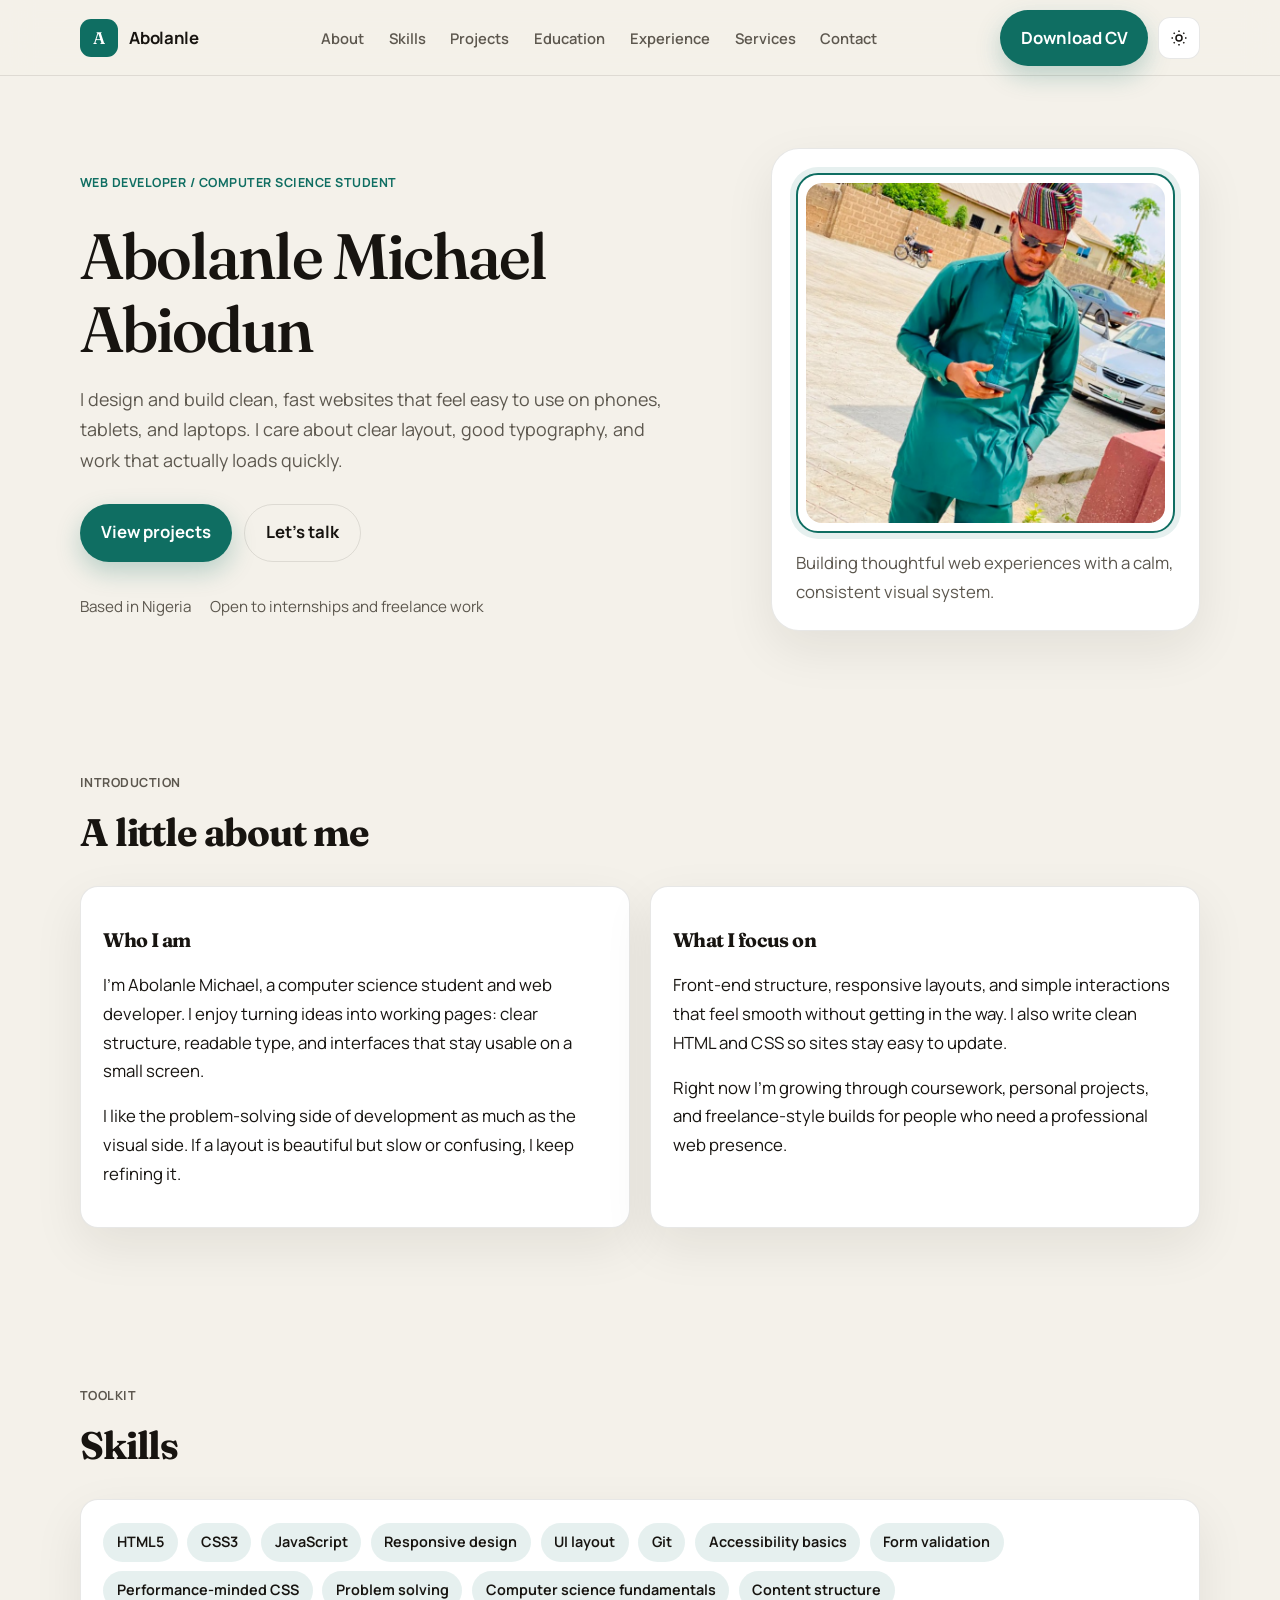
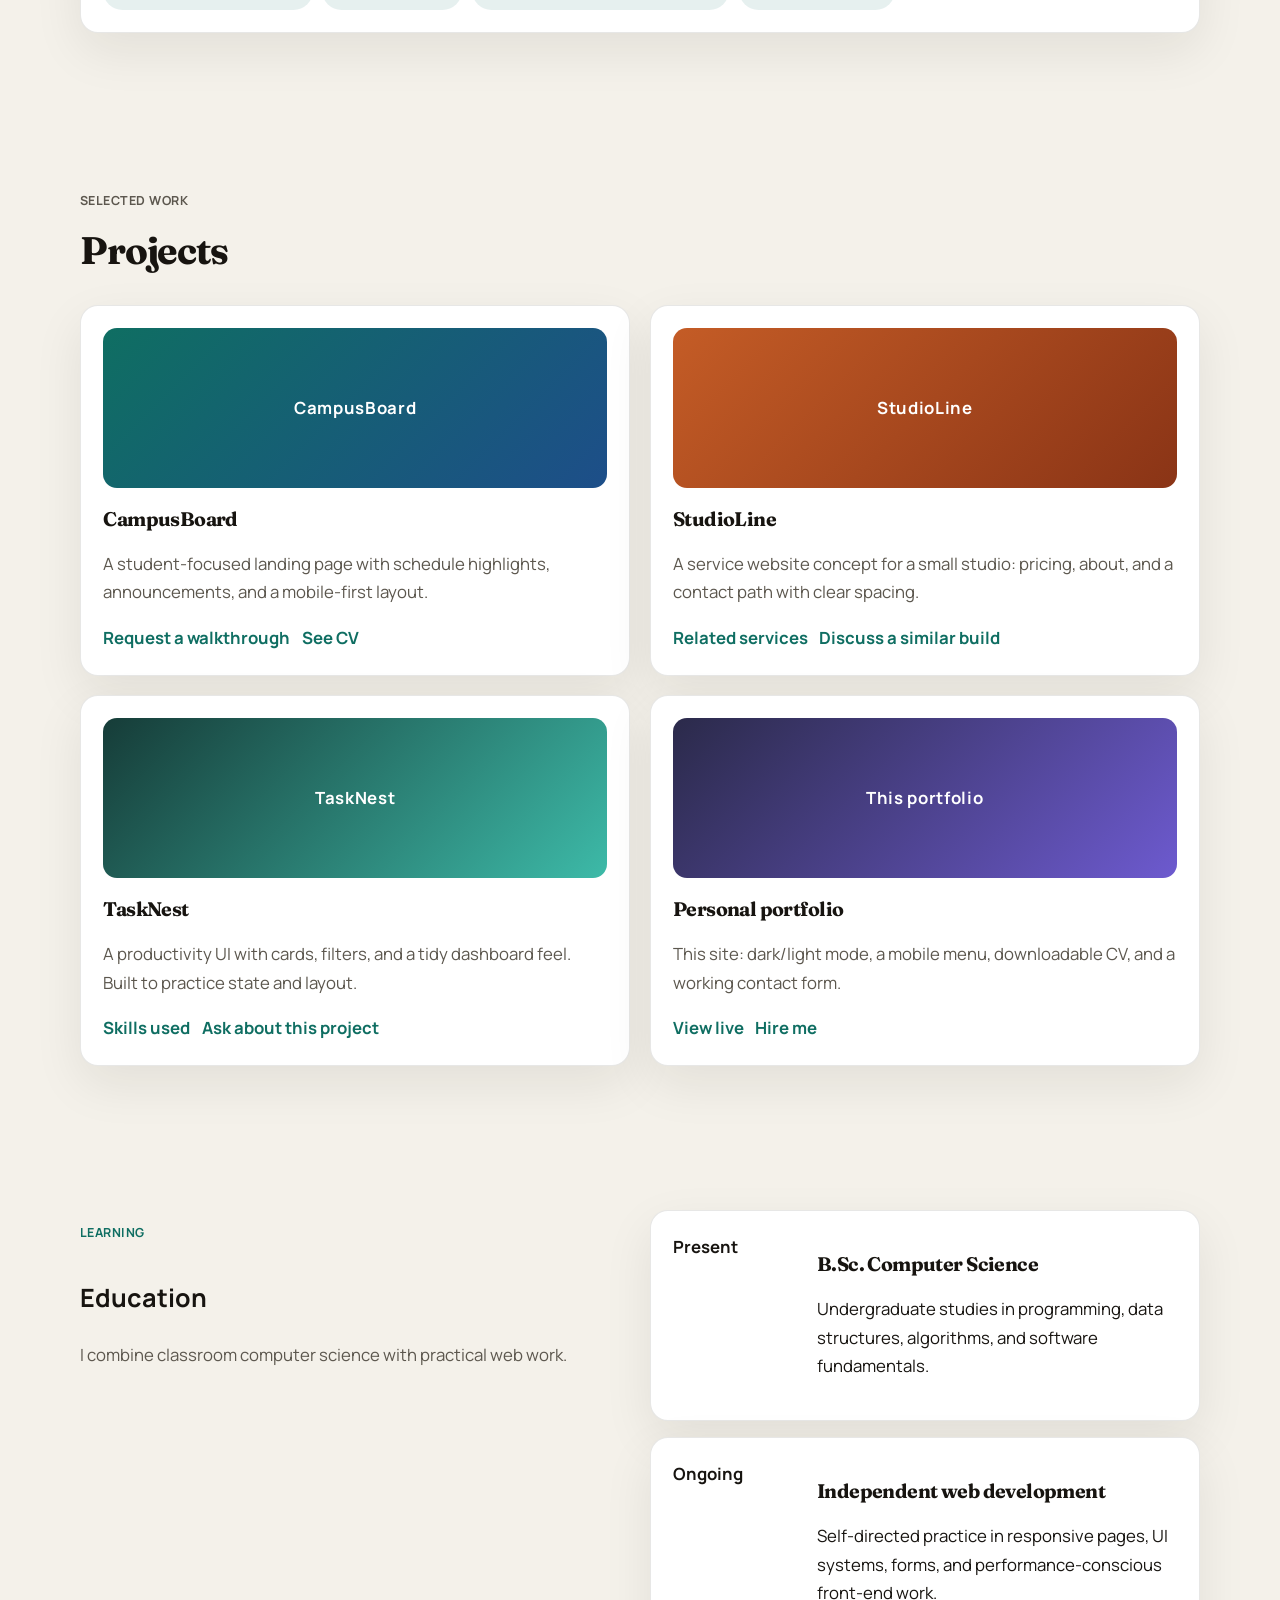
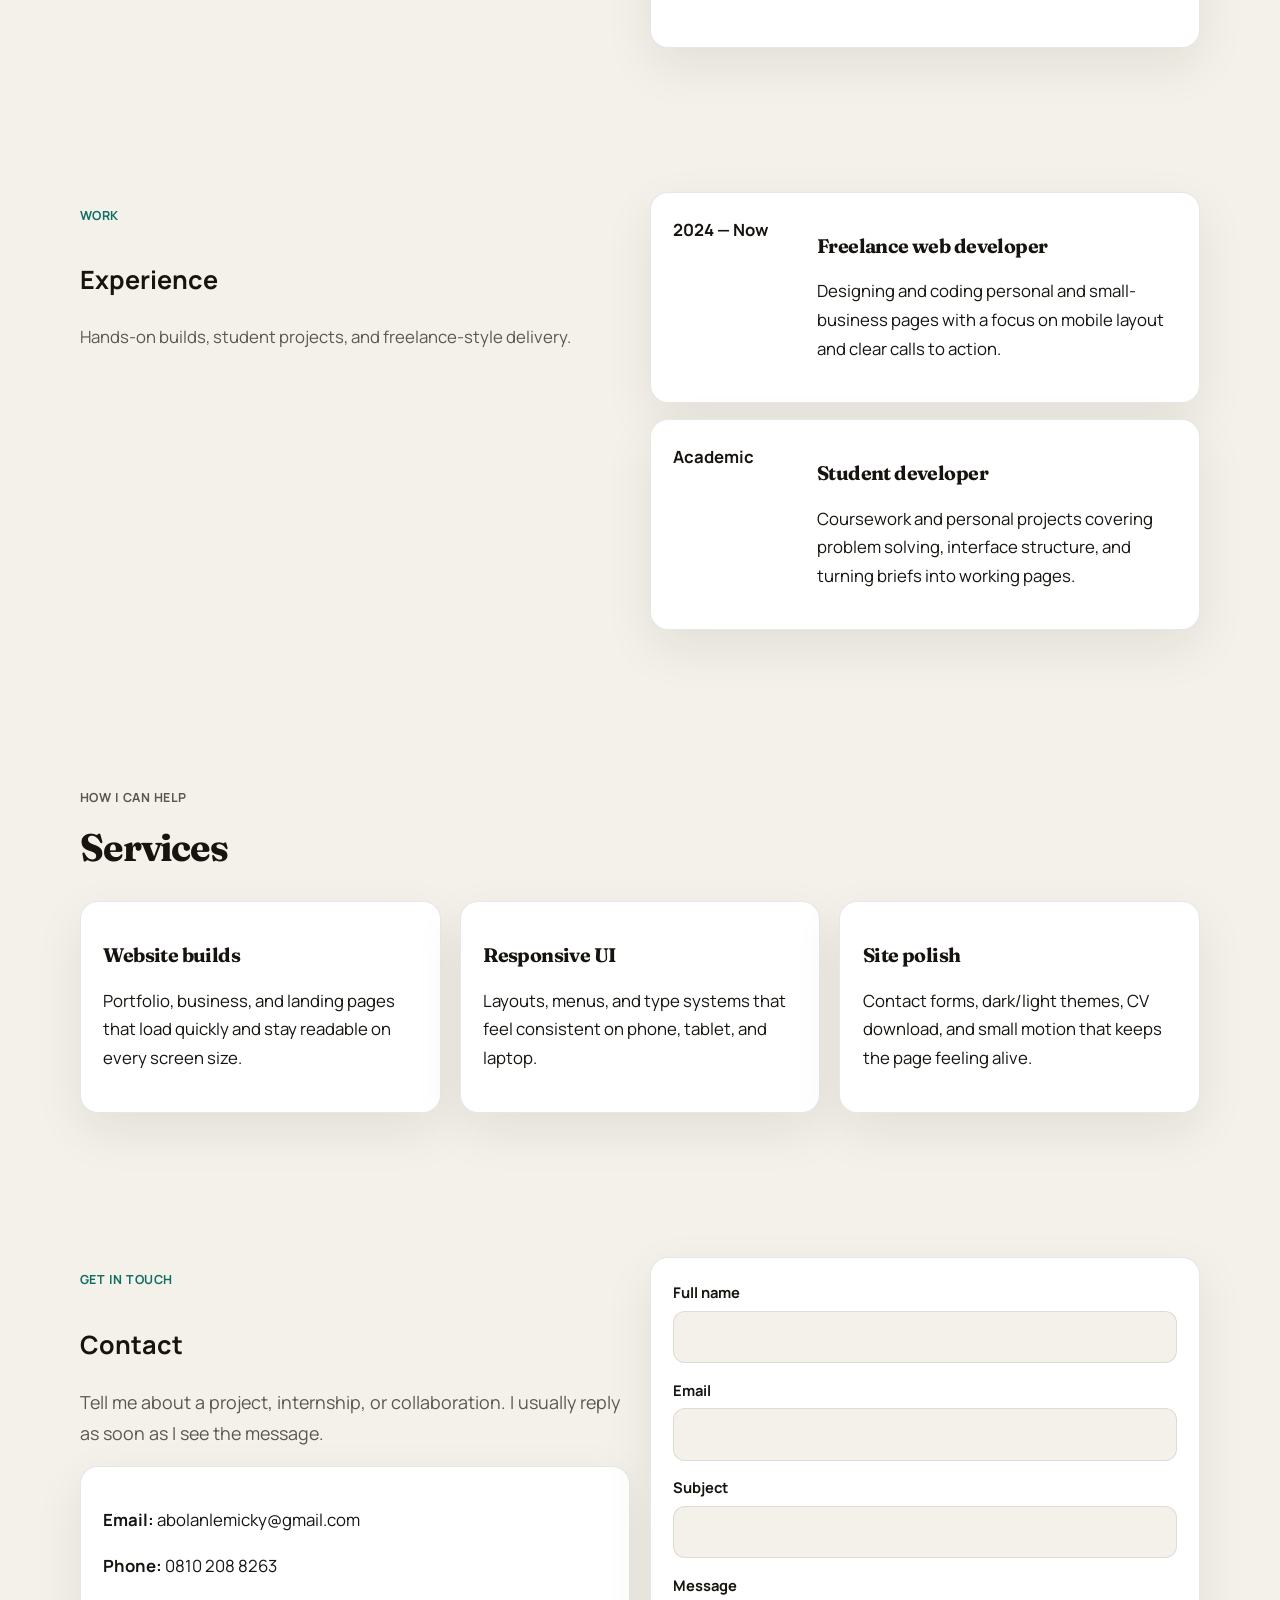
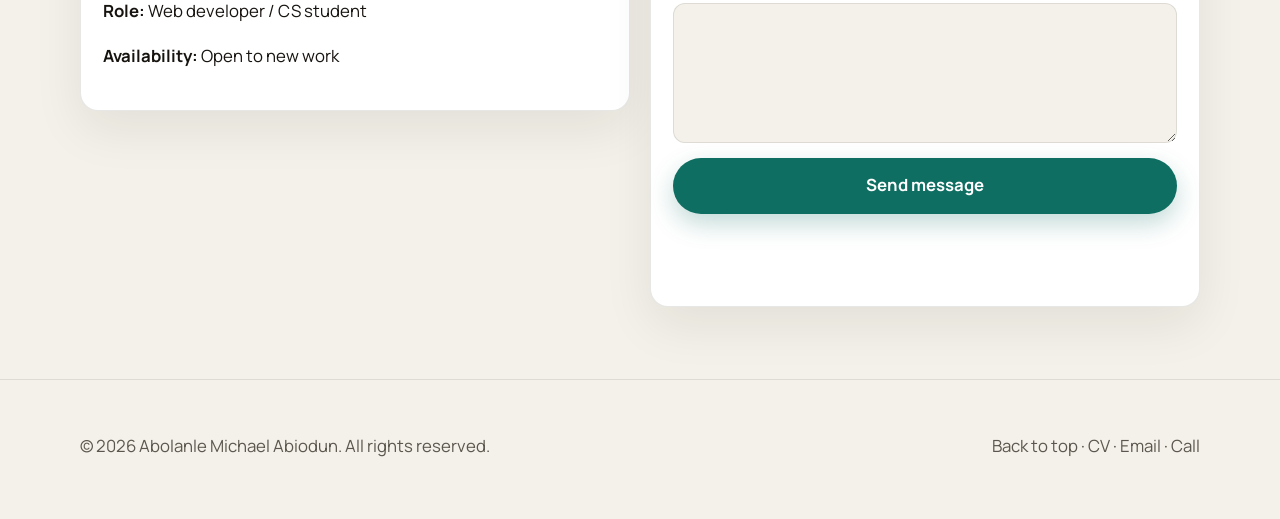
<file: index.html>
<!DOCTYPE html>
<html lang="en">
  <head>
    <meta charset="UTF-8" />
    <meta name="viewport" content="width=device-width, initial-scale=1.0" />
    <meta name="description" content="Portfolio of Abolanle Michael Abiodun, web developer and computer science student." />
    <title>Abolanle Michael Abiodun | Web Developer</title>
    <link rel="icon" href="assets/favicon.svg" type="image/svg+xml" />
    <link rel="preconnect" href="https://fonts.googleapis.com" />
    <link rel="preconnect" href="https://fonts.gstatic.com" crossorigin />
    <link href="https://fonts.googleapis.com/css2?family=Fraunces:opsz,wght@9..144,500;9..144,600&family=Manrope:wght@400;600;700&display=swap" rel="stylesheet" />
    <link rel="stylesheet" href="css/style.css" />
  </head>
  <body>
    <a class="skip-link" href="#main">Skip to content</a>
    <header class="site-header">
      <div class="container nav">
        <a class="logo" href="#home">
          <span class="logo-mark">A</span>
          Abolanle
        </a>
        <nav aria-label="Primary">
          <ul class="nav-links">
            <li><a href="#about">About</a></li>
            <li><a href="#skills">Skills</a></li>
            <li><a href="#projects">Projects</a></li>
            <li><a href="#education">Education</a></li>
            <li><a href="#experience">Experience</a></li>
            <li><a href="#services">Services</a></li>
            <li><a href="#contact">Contact</a></li>
          </ul>
        </nav>
        <div class="nav-actions">
          <a class="btn btn-primary" href="assets/Abolanle-Michael-Abiodun-CV.pdf" download>Download CV</a>
          <button class="icon-btn" id="theme-toggle" type="button" aria-label="Switch theme">
            <svg width="18" height="18" viewBox="0 0 24 24" fill="none" stroke="currentColor" stroke-width="2">
              <circle cx="12" cy="12" r="4"></circle>
              <path d="M12 2v2M12 20v2M4.9 4.9l1.4 1.4M17.7 17.7l1.4 1.4M2 12h2M20 12h2M4.9 19.1l1.4-1.4M17.7 6.3l1.4-1.4"></path>
            </svg>
          </button>
          <button class="menu-btn" id="menu-btn" type="button" aria-label="Open menu" aria-expanded="false">
            <svg width="18" height="18" viewBox="0 0 24 24" fill="none" stroke="currentColor" stroke-width="2">
              <path d="M4 6h16M4 12h16M4 18h16"></path>
            </svg>
          </button>
        </div>
      </div>
    </header>

    <div class="overlay" id="overlay"></div>
    <aside class="mobile-drawer" id="mobile-drawer" aria-label="Mobile menu">
      <a href="#about">About</a>
      <a href="#skills">Skills</a>
      <a href="#projects">Projects</a>
      <a href="#education">Education</a>
      <a href="#experience">Experience</a>
      <a href="#services">Services</a>
      <a href="#contact">Contact</a>
      <a href="assets/Abolanle-Michael-Abiodun-CV.pdf" download>Download CV</a>
    </aside>

    <main id="main">
      <section class="hero" id="home">
        <div class="container hero-grid">
          <div class="reveal">
            <p class="eyebrow">Web Developer / Computer Science Student</p>
            <h1>Abolanle Michael Abiodun</h1>
            <p class="lead">
              I design and build clean, fast websites that feel easy to use on phones, tablets, and laptops.
              I care about clear layout, good typography, and work that actually loads quickly.
            </p>
            <div class="hero-actions">
              <a class="btn btn-primary" href="#projects">View projects</a>
              <a class="btn btn-ghost" href="#contact">Let’s talk</a>
            </div>
            <div class="meta-row">
              <span>Based in Nigeria</span>
              <span>Open to internships and freelance work</span>
            </div>
          </div>
          <div class="portrait reveal delay-2">
            <div class="portrait-card">
              <div class="photo-frame">
                <img src="assets/profile.png" alt="Abolanle Michael Abiodun" width="480" height="600" />
              </div>
              <p>Building thoughtful web experiences with a calm, consistent visual system.</p>
            </div>
          </div>
        </div>
      </section>

      <section id="about">
        <div class="container">
          <div class="section-head">
            <div>
              <p class="eyebrow">Introduction</p>
              <h2>A little about me</h2>
            </div>
          </div>
          <div class="about-grid">
            <article class="card">
              <h3>Who I am</h3>
              <p>
                I'm Abolanle Michael, a computer science student and web developer. I enjoy turning ideas into
                working pages: clear structure, readable type, and interfaces that stay usable on a small screen.
              </p>
              <p>
                I like the problem-solving side of development as much as the visual side. If a layout is
                beautiful but slow or confusing, I keep refining it.
              </p>
            </article>
            <article class="card">
              <h3>What I focus on</h3>
              <p>
                Front-end structure, responsive layouts, and simple interactions that feel smooth without
                getting in the way. I also write clean HTML and CSS so sites stay easy to update.
              </p>
              <p>
                Right now I’m growing through coursework, personal projects, and freelance-style builds
                for people who need a professional web presence.
              </p>
            </article>
          </div>
        </div>
      </section>

      <section id="skills">
        <div class="container">
          <div class="section-head">
            <div>
              <p class="eyebrow">Toolkit</p>
              <h2>Skills</h2>
            </div>
          </div>
          <div class="card">
            <div class="skills">
              <span class="chip">HTML5</span>
              <span class="chip">CSS3</span>
              <span class="chip">JavaScript</span>
              <span class="chip">Responsive design</span>
              <span class="chip">UI layout</span>
              <span class="chip">Git</span>
              <span class="chip">Accessibility basics</span>
              <span class="chip">Form validation</span>
              <span class="chip">Performance-minded CSS</span>
              <span class="chip">Problem solving</span>
              <span class="chip">Computer science fundamentals</span>
              <span class="chip">Content structure</span>
            </div>
          </div>
        </div>
      </section>

      <section id="projects">
        <div class="container">
          <div class="section-head">
            <div>
              <p class="eyebrow">Selected work</p>
              <h2>Projects</h2>
            </div>
          </div>
          <div class="projects">
            <article class="card">
              <div class="project-thumb p1">CampusBoard</div>
              <h3>CampusBoard</h3>
              <p class="muted">A student-focused landing page with schedule highlights, announcements, and a mobile-first layout.</p>
              <div class="project-links">
                <a href="#contact">Request a walkthrough</a>
                <a href="assets/Abolanle-Michael-Abiodun-CV.pdf" download>See CV</a>
              </div>
            </article>
            <article class="card">
              <div class="project-thumb p2">StudioLine</div>
              <h3>StudioLine</h3>
              <p class="muted">A service website concept for a small studio: pricing, about, and a contact path with clear spacing.</p>
              <div class="project-links">
                <a href="#services">Related services</a>
                <a href="#contact">Discuss a similar build</a>
              </div>
            </article>
            <article class="card">
              <div class="project-thumb p3">TaskNest</div>
              <h3>TaskNest</h3>
              <p class="muted">A productivity UI with cards, filters, and a tidy dashboard feel. Built to practice state and layout.</p>
              <div class="project-links">
                <a href="#skills">Skills used</a>
                <a href="#contact">Ask about this project</a>
              </div>
            </article>
            <article class="card">
              <div class="project-thumb p4">This portfolio</div>
              <h3>Personal portfolio</h3>
              <p class="muted">This site: dark/light mode, a mobile menu, downloadable CV, and a working contact form.</p>
              <div class="project-links">
                <a href="#home">View live</a>
                <a href="#contact">Hire me</a>
              </div>
            </article>
          </div>
        </div>
      </section>

      <section id="education">
        <div class="container two-col">
          <div>
            <p class="eyebrow">Learning</p>
            <h2>Education</h2>
            <p class="muted">I combine classroom computer science with practical web work.</p>
          </div>
          <div class="timeline">
            <article class="card">
              <strong>Present</strong>
              <div>
                <h3>B.Sc. Computer Science</h3>
                <p>Undergraduate studies in programming, data structures, algorithms, and software fundamentals.</p>
              </div>
            </article>
            <article class="card">
              <strong>Ongoing</strong>
              <div>
                <h3>Independent web development</h3>
                <p>Self-directed practice in responsive pages, UI systems, forms, and performance-conscious front-end work.</p>
              </div>
            </article>
          </div>
        </div>
      </section>

      <section id="experience">
        <div class="container two-col">
          <div>
            <p class="eyebrow">Work</p>
            <h2>Experience</h2>
            <p class="muted">Hands-on builds, student projects, and freelance-style delivery.</p>
          </div>
          <div class="timeline">
            <article class="card">
              <strong>2024 — Now</strong>
              <div>
                <h3>Freelance web developer</h3>
                <p>Designing and coding personal and small-business pages with a focus on mobile layout and clear calls to action.</p>
              </div>
            </article>
            <article class="card">
              <strong>Academic</strong>
              <div>
                <h3>Student developer</h3>
                <p>Coursework and personal projects covering problem solving, interface structure, and turning briefs into working pages.</p>
              </div>
            </article>
          </div>
        </div>
      </section>

      <section id="services">
        <div class="container">
          <div class="section-head">
            <div>
              <p class="eyebrow">How I can help</p>
              <h2>Services</h2>
            </div>
          </div>
          <div class="services">
            <article class="card">
              <h3>Website builds</h3>
              <p>Portfolio, business, and landing pages that load quickly and stay readable on every screen size.</p>
            </article>
            <article class="card">
              <h3>Responsive UI</h3>
              <p>Layouts, menus, and type systems that feel consistent on phone, tablet, and laptop.</p>
            </article>
            <article class="card">
              <h3>Site polish</h3>
              <p>Contact forms, dark/light themes, CV download, and small motion that keeps the page feeling alive.</p>
            </article>
          </div>
        </div>
      </section>

      <section id="contact">
        <div class="container contact-grid">
          <div>
            <p class="eyebrow">Get in touch</p>
            <h2>Contact</h2>
            <p class="lead">Tell me about a project, internship, or collaboration. I usually reply as soon as I see the message.</p>
            <div class="card">
              <p><strong>Email:</strong> <a href="mailto:abolanlemicky@gmail.com">abolanlemicky@gmail.com</a></p>
              <p><strong>Phone:</strong> <a href="tel:+2348102088263">0810 208 8263</a></p>
              <p><strong>Role:</strong> Web developer / CS student</p>
              <p><strong>Availability:</strong> Open to new work</p>
            </div>
          </div>
          <form class="card" id="contact-form" novalidate>
            <label>
              Full name
              <input type="text" name="name" autocomplete="name" required />
            </label>
            <label>
              Email
              <input type="email" name="email" autocomplete="email" required />
            </label>
            <label>
              Subject
              <input type="text" name="subject" required />
            </label>
            <label>
              Message
              <textarea name="message" required></textarea>
            </label>
            <button class="btn btn-primary" type="submit">Send message</button>
            <p class="form-status" id="form-status" role="status"></p>
          </form>
        </div>
      </section>
    </main>

    <footer class="footer">
      <div class="container footer-grid">
        <p>© <span id="year"></span> Abolanle Michael Abiodun. All rights reserved.</p>
        <p>
          <a href="#home">Back to top</a>
          ·
          <a href="assets/Abolanle-Michael-Abiodun-CV.pdf" download>CV</a>
          ·
          <a href="mailto:abolanlemicky@gmail.com">Email</a>
          ·
          <a href="tel:+2348102088263">Call</a>
        </p>
      </div>
    </footer>
    <script src="js/main.js"></script>
  </body>
</html>
</file>
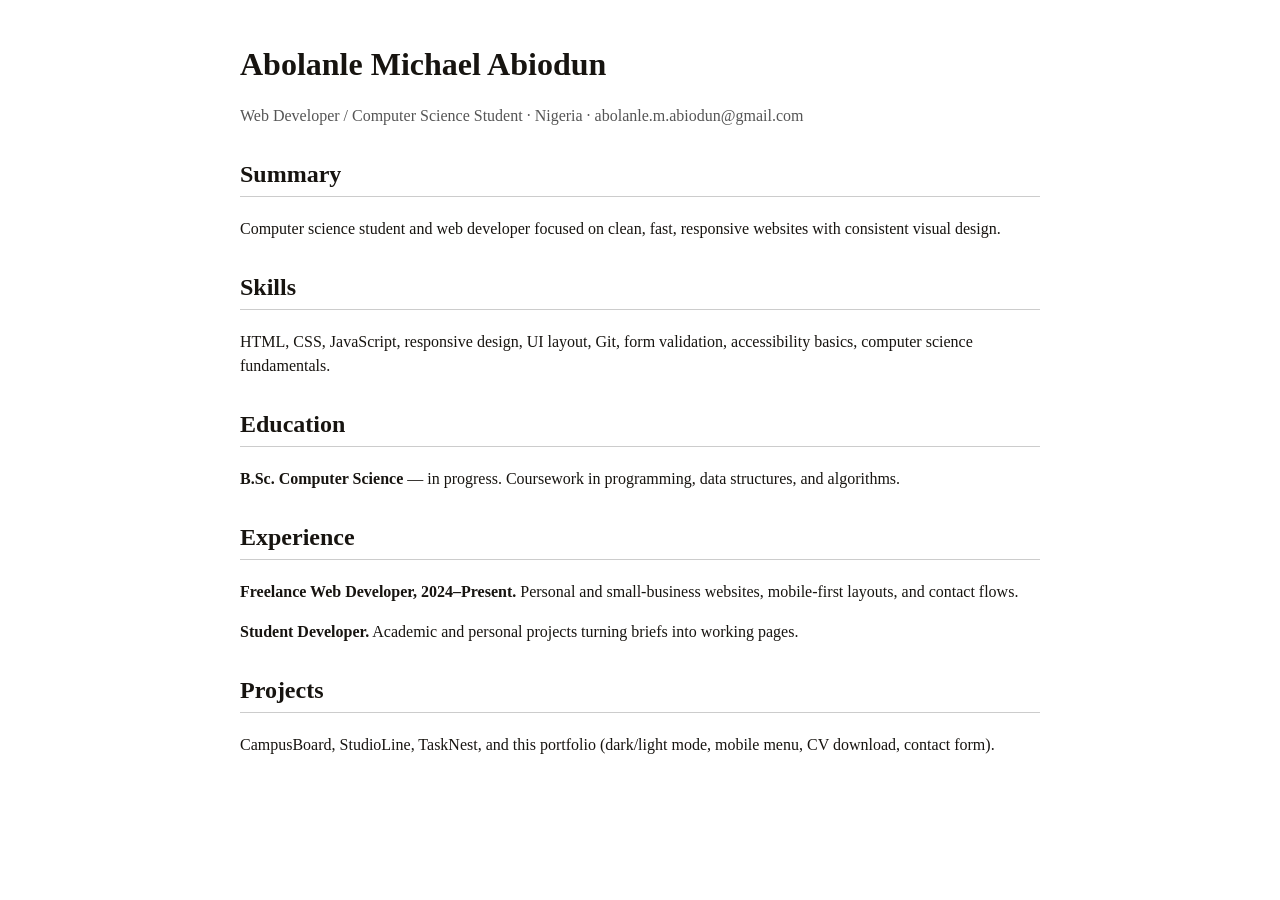
<file: assets/cv.html>
<!DOCTYPE html>
<html lang="en">
  <head>
    <meta charset="UTF-8" />
    <meta name="viewport" content="width=device-width, initial-scale=1.0" />
    <title>CV — Abolanle Michael Abiodun</title>
    <style>
      body { font-family: Georgia, serif; max-width: 800px; margin: 40px auto; padding: 0 20px; color: #171410; line-height: 1.5; }
      h1 { margin-bottom: 0; }
      h2 { border-bottom: 1px solid #ccc; padding-bottom: 4px; margin-top: 28px; }
      .muted { color: #555; }
    </style>
  </head>
  <body>
    <h1>Abolanle Michael Abiodun</h1>
    <p class="muted">Web Developer / Computer Science Student · Nigeria · abolanle.m.abiodun@gmail.com</p>
    <h2>Summary</h2>
    <p>Computer science student and web developer focused on clean, fast, responsive websites with consistent visual design.</p>
    <h2>Skills</h2>
    <p>HTML, CSS, JavaScript, responsive design, UI layout, Git, form validation, accessibility basics, computer science fundamentals.</p>
    <h2>Education</h2>
    <p><strong>B.Sc. Computer Science</strong> — in progress. Coursework in programming, data structures, and algorithms.</p>
    <h2>Experience</h2>
    <p><strong>Freelance Web Developer, 2024–Present.</strong> Personal and small-business websites, mobile-first layouts, and contact flows.</p>
    <p><strong>Student Developer.</strong> Academic and personal projects turning briefs into working pages.</p>
    <h2>Projects</h2>
    <p>CampusBoard, StudioLine, TaskNest, and this portfolio (dark/light mode, mobile menu, CV download, contact form).</p>
  </body>
</html>
</file>
<file: css/style.css>
:root {
  --bg: #f4f1ea;
  --bg-elevated: #fffcf7;
  --surface: #ffffff;
  --text: #171410;
  --muted: #5c574e;
  --line: rgba(23, 20, 16, 0.1);
  --accent: #0f6e62;
  --accent-hover: #0b574e;
  --accent-soft: rgba(15, 110, 98, 0.1);
  --warm: #c45c26;
  --shadow: 0 18px 50px rgba(23, 20, 16, 0.08);
  --radius: 18px;
  --nav-h: 76px;
  --max: 1120px;
  --font: "Manrope", system-ui, sans-serif;
  --display: "Fraunces", Georgia, serif;
}

html[data-theme="dark"] {
  --bg: #101214;
  --bg-elevated: #171a1c;
  --surface: #1d2124;
  --text: #f3efe7;
  --muted: #b4aea3;
  --line: rgba(243, 239, 231, 0.12);
  --accent: #3dbaa8;
  --accent-hover: #63d0c0;
  --accent-soft: rgba(61, 186, 168, 0.12);
  --warm: #e9894f;
  --shadow: 0 18px 50px rgba(0, 0, 0, 0.35);
}

*,
*::before,
*::after {
  box-sizing: border-box;
}

html {
  scroll-behavior: smooth;
}

body {
  margin: 0;
  font-family: var(--font);
  background: var(--bg);
  color: var(--text);
  line-height: 1.7;
  font-size: 1.05rem;
  transition: background 0.3s ease, color 0.3s ease;
}

img {
  max-width: 100%;
  display: block;
}

a {
  color: inherit;
  text-decoration: none;
}

button,
input,
textarea,
select {
  font: inherit;
}

.skip-link {
  position: absolute;
  left: 1rem;
  top: -4rem;
  background: var(--accent);
  color: #fff;
  padding: 0.6rem 1rem;
  border-radius: 8px;
  z-index: 80;
}

.skip-link:focus {
  top: 1rem;
}

.container {
  width: min(var(--max), calc(100% - 2rem));
  margin-inline: auto;
}

.site-header {
  position: sticky;
  top: 0;
  z-index: 50;
  height: var(--nav-h);
  backdrop-filter: blur(16px);
  background: color-mix(in srgb, var(--bg) 82%, transparent);
  border-bottom: 1px solid var(--line);
}

.nav {
  height: var(--nav-h);
  display: flex;
  align-items: center;
  justify-content: space-between;
  gap: 1rem;
}

.logo {
  display: flex;
  align-items: center;
  gap: 0.7rem;
  font-weight: 700;
  letter-spacing: -0.02em;
}

.logo-mark {
  width: 38px;
  height: 38px;
  border-radius: 11px;
  display: grid;
  place-items: center;
  background: var(--accent);
  color: #fff;
  font-family: var(--display);
  font-weight: 600;
}

.nav-links {
  display: flex;
  align-items: center;
  gap: 0.15rem;
  list-style: none;
  margin: 0;
  padding: 0;
}

.nav-links a {
  padding: 0.45rem 0.7rem;
  border-radius: 999px;
  color: var(--muted);
  font-size: 0.92rem;
  font-weight: 600;
}

.nav-links a:hover,
.nav-links a.active {
  color: var(--text);
  background: var(--accent-soft);
}

.nav-actions {
  display: flex;
  align-items: center;
  gap: 0.6rem;
}

.icon-btn,
.menu-btn {
  width: 42px;
  height: 42px;
  border: 1px solid var(--line);
  background: var(--surface);
  color: var(--text);
  border-radius: 12px;
  cursor: pointer;
  display: grid;
  place-items: center;
  transition: transform 0.2s ease, background 0.2s ease;
}

.icon-btn:hover,
.menu-btn:hover {
  transform: translateY(-1px);
}

.menu-btn {
  display: none;
}

.btn {
  display: inline-flex;
  align-items: center;
  justify-content: center;
  gap: 0.45rem;
  border: 0;
  cursor: pointer;
  border-radius: 999px;
  padding: 0.85rem 1.3rem;
  font-weight: 700;
  transition: transform 0.2s ease, background 0.2s ease, box-shadow 0.2s ease;
}

.btn:hover {
  transform: translateY(-2px);
}

.btn-primary {
  background: var(--accent);
  color: #fff;
  box-shadow: 0 10px 24px rgba(15, 110, 98, 0.25);
}

.btn-primary:hover {
  background: var(--accent-hover);
}

.btn-ghost {
  background: transparent;
  color: var(--text);
  border: 1px solid var(--line);
}

.hero {
  padding: 4.5rem 0 3.5rem;
}

.hero-grid {
  display: grid;
  grid-template-columns: 1.2fr 0.8fr;
  gap: 3rem;
  align-items: center;
}

.eyebrow {
  display: inline-flex;
  align-items: center;
  gap: 0.5rem;
  color: var(--accent);
  font-weight: 700;
  letter-spacing: 0.04em;
  text-transform: uppercase;
  font-size: 0.78rem;
}

.hero h1,
.section-head h2,
.about-copy h3,
.card h3 {
  font-family: var(--display);
  letter-spacing: -0.03em;
  line-height: 1.15;
}

.hero h1 {
  font-size: clamp(2.4rem, 5vw, 4.4rem);
  margin: 0.8rem 0 1rem;
  font-weight: 560;
}

.lead {
  font-size: 1.12rem;
  color: var(--muted);
  max-width: 38rem;
}

.hero-actions {
  display: flex;
  flex-wrap: wrap;
  gap: 0.8rem;
  margin-top: 1.8rem;
}

.meta-row {
  display: flex;
  flex-wrap: wrap;
  gap: 1.2rem;
  margin-top: 2rem;
  color: var(--muted);
  font-size: 0.95rem;
}

.portrait {
  position: relative;
  min-height: 360px;
}

.portrait-card {
  background: var(--surface);
  border: 1px solid var(--line);
  border-radius: 28px;
  padding: 1.5rem;
  box-shadow: var(--shadow);
  animation: float 6s ease-in-out infinite;
}

.photo-frame {
  padding: 8px;
  border-radius: 22px;
  background: var(--surface);
  border: 2px solid var(--accent);
  box-shadow: 0 0 0 6px var(--accent-soft);
}

.photo-frame img {
  width: 100%;
  height: 340px;
  object-fit: cover;
  object-position: center 18%;
  border-radius: 16px;
  display: block;
}

.portrait-card p {
  margin: 1rem 0 0;
  color: var(--muted);
}

section {
  padding: 4.5rem 0;
}

.section-head {
  display: flex;
  justify-content: space-between;
  align-items: end;
  gap: 1rem;
  margin-bottom: 2rem;
}

.section-head h2 {
  margin: 0.3rem 0 0;
  font-size: clamp(1.8rem, 3vw, 2.6rem);
}

.section-head p,
.muted {
  color: var(--muted);
}

.about-grid,
.two-col,
.contact-grid {
  display: grid;
  grid-template-columns: 1fr 1fr;
  gap: 1.2rem;
}

.card {
  background: var(--surface);
  border: 1px solid var(--line);
  border-radius: var(--radius);
  padding: 1.4rem;
  box-shadow: var(--shadow);
}

.skills {
  display: flex;
  flex-wrap: wrap;
  gap: 0.6rem;
}

.chip {
  background: var(--accent-soft);
  color: var(--text);
  border-radius: 999px;
  padding: 0.45rem 0.85rem;
  font-size: 0.9rem;
  font-weight: 650;
}

.projects {
  display: grid;
  grid-template-columns: repeat(2, 1fr);
  gap: 1.2rem;
}

.project-thumb {
  height: 160px;
  border-radius: 14px;
  margin-bottom: 1rem;
  display: grid;
  place-items: center;
  color: #fff;
  font-weight: 700;
  letter-spacing: 0.04em;
}

.p1 { background: linear-gradient(135deg, #0f6e62, #1d4e89); }
.p2 { background: linear-gradient(135deg, #c45c26, #8a3416); }
.p3 { background: linear-gradient(135deg, #163c38, #3dbaa8); }
.p4 { background: linear-gradient(135deg, #2b2a4a, #6d5acf); }

.project-links {
  display: flex;
  gap: 0.7rem;
  margin-top: 1rem;
}

.project-links a {
  color: var(--accent);
  font-weight: 700;
}

.timeline {
  display: grid;
  gap: 1rem;
}

.timeline article {
  display: grid;
  grid-template-columns: 8rem 1fr;
  gap: 1rem;
}

.services {
  display: grid;
  grid-template-columns: repeat(3, 1fr);
  gap: 1.2rem;
}

form {
  display: grid;
  gap: 0.9rem;
}

label {
  display: grid;
  gap: 0.35rem;
  font-weight: 700;
  font-size: 0.92rem;
}

input,
textarea {
  width: 100%;
  border: 1px solid var(--line);
  background: var(--bg);
  color: var(--text);
  border-radius: 12px;
  padding: 0.8rem 0.9rem;
  outline: none;
}

input:focus,
textarea:focus {
  border-color: var(--accent);
  box-shadow: 0 0 0 4px var(--accent-soft);
}

textarea {
  min-height: 140px;
  resize: vertical;
}

.form-status {
  min-height: 1.4rem;
  font-weight: 650;
}

.form-status.success { color: var(--accent); }
.form-status.error { color: #c2410c; }

.footer {
  border-top: 1px solid var(--line);
  padding: 2.2rem 0 2.6rem;
}

.footer-grid {
  display: flex;
  justify-content: space-between;
  gap: 1rem;
  flex-wrap: wrap;
  color: var(--muted);
}

.overlay {
  position: fixed;
  inset: 0;
  background: rgba(0, 0, 0, 0.45);
  opacity: 0;
  pointer-events: none;
  transition: opacity 0.25s ease;
  z-index: 60;
}

.overlay.open {
  opacity: 1;
  pointer-events: auto;
}

.mobile-drawer {
  position: fixed;
  top: 0;
  right: 0;
  height: 100%;
  width: min(320px, 88vw);
  background: var(--bg-elevated);
  border-left: 1px solid var(--line);
  transform: translateX(100%);
  transition: transform 0.28s ease;
  z-index: 70;
  padding: 1.2rem;
}

.mobile-drawer.open {
  transform: translateX(0);
}

.mobile-drawer a {
  display: block;
  padding: 0.85rem 0.4rem;
  border-bottom: 1px solid var(--line);
  font-weight: 700;
}

.reveal {
  opacity: 0;
  transform: translateY(18px);
  animation: rise 0.7s ease forwards;
}

.delay-1 { animation-delay: 0.1s; }
.delay-2 { animation-delay: 0.2s; }
.delay-3 { animation-delay: 0.3s; }

@keyframes rise {
  to {
    opacity: 1;
    transform: none;
  }
}

@keyframes float {
  0%, 100% { transform: translateY(0); }
  50% { transform: translateY(-8px); }
}

@media (max-width: 900px) {
  .hero-grid,
  .about-grid,
  .two-col,
  .contact-grid,
  .projects,
  .services {
    grid-template-columns: 1fr;
  }

  .nav-links,
  .nav-actions .btn {
    display: none;
  }

  .menu-btn {
    display: grid;
  }

  .timeline article {
    grid-template-columns: 1fr;
  }
}

@media (prefers-reduced-motion: reduce) {
  html { scroll-behavior: auto; }
  *, *::before, *::after {
    animation: none !important;
    transition: none !important;
  }
}
</file>
